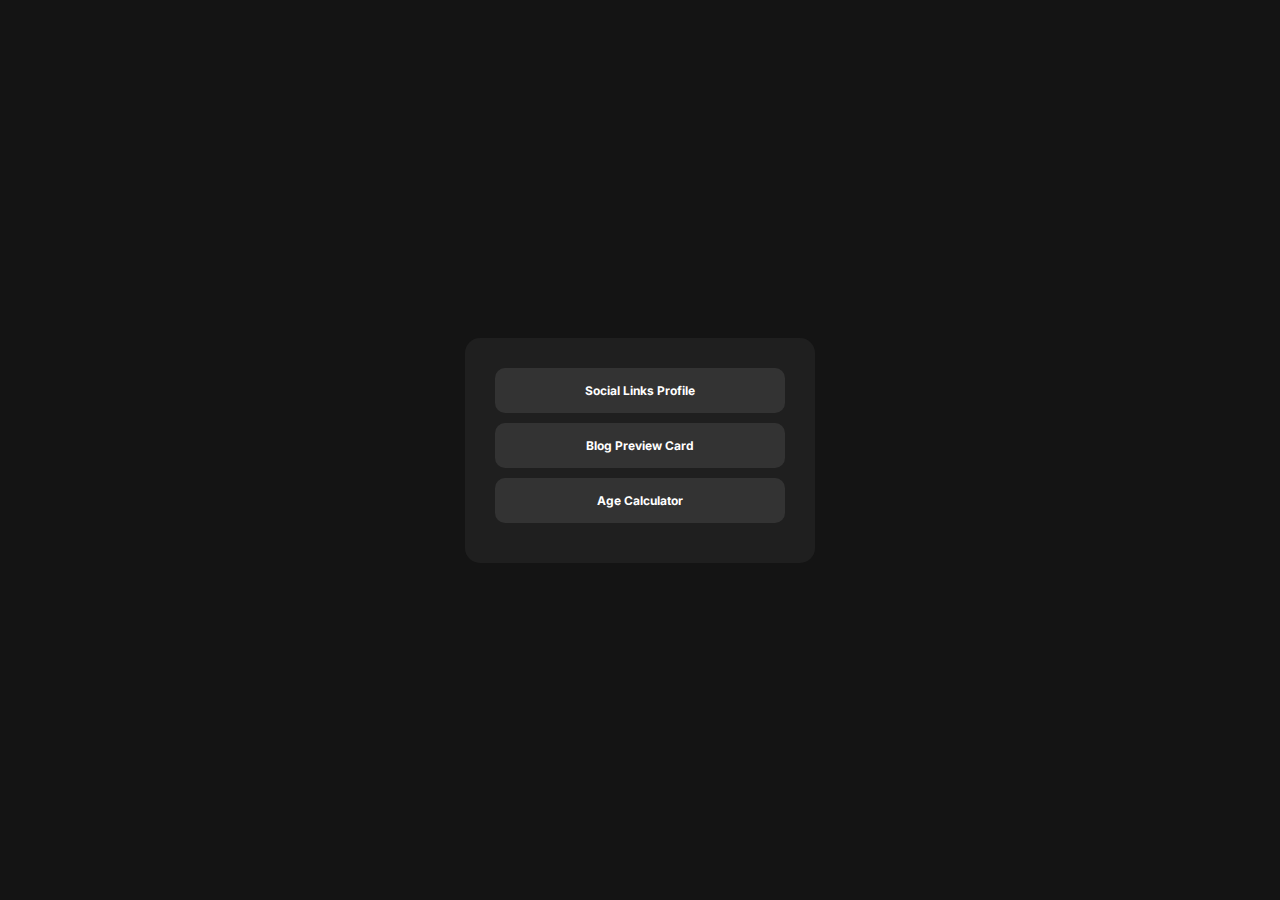
<file: index.html>
<!DOCTYPE html>
<html lang="en">
  <head>
    <meta charset="UTF-8" />
    <meta name="viewport" content="width=device-width, initial-scale=1.0" />

    <link
      rel="icon"
      type="image/png"
      sizes="32x32"
      href="./assets/images/favicon-32x32.png"
    />

    <title>Frontend Mentor | Social links profile</title>
    <link rel="stylesheet" href="./style.css" />
  </head>

  <body>
    <div class="body">
      <div class="links">
        <a href="social-links-profile-main/index.html">Social Links Profile</a>
        <a href="blog-preview-card-main/index.html">Blog Preview Card</a>
        <a href="age-calculator-app-main/index.html">Age Calculator</a>
      </div>
    </div>
  </body>
</html>
</file>
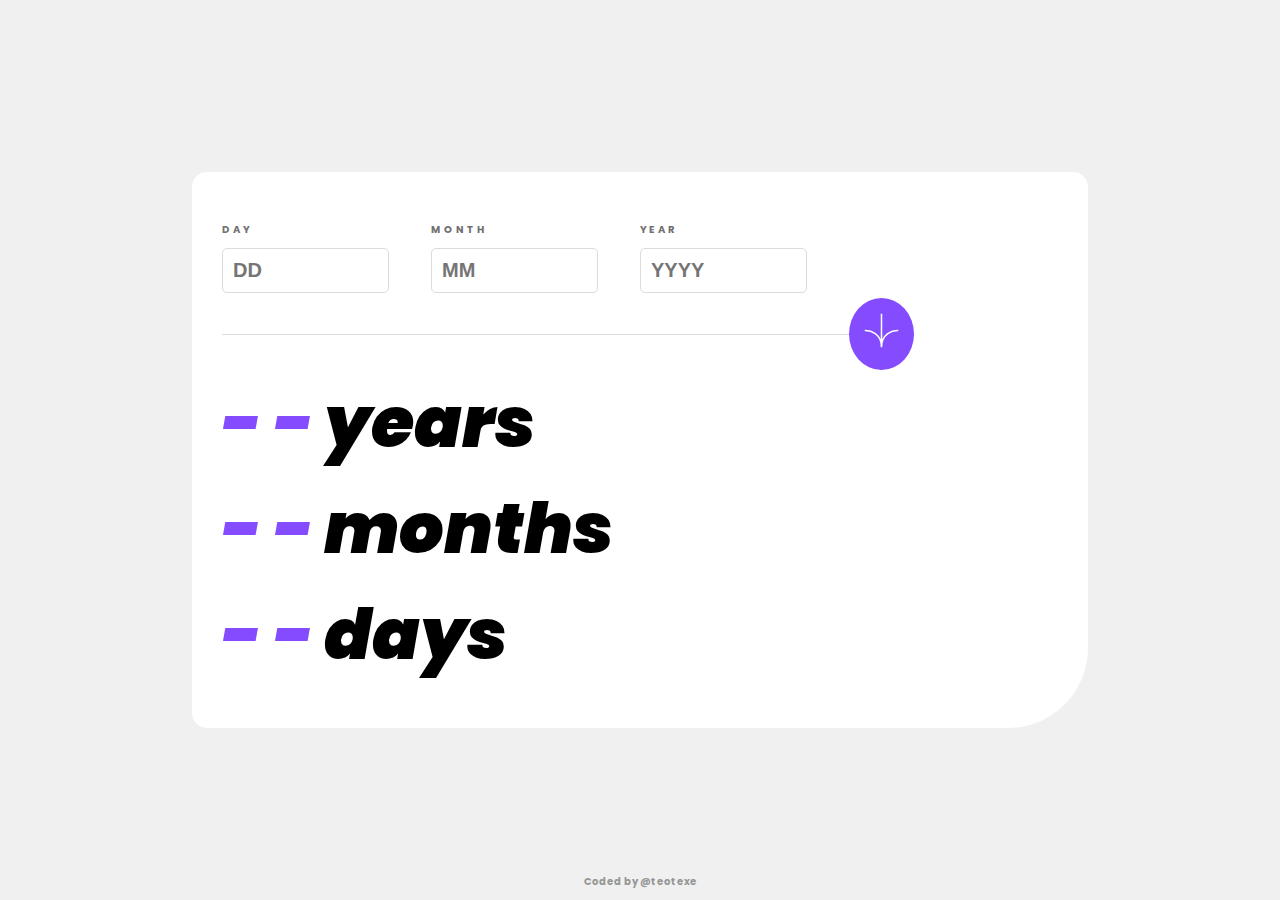
<file: age-calculator-app-main/index.html>
<!DOCTYPE html>
<html lang="en">
  <head>
    <meta charset="UTF-8" />
    <meta name="viewport" content="width=device-width, initial-scale=1.0" />
    <!-- displays site properly based on user's device -->

    <link rel="stylesheet" href="style.css" />
    <script src="script.js" defer></script>

    <title>Frontend Mentor | Age calculator app</title>
  </head>
  <body>
    <div class="calculator">
      <div class="input">
        <div class="input_container">
          <label for="day">DAY</label>
          <input type="number" id="day" placeholder="DD" />
        </div>
        <div class="input_container">
          <label for="month">MONTH</label>
          <input type="number" id="month" placeholder="MM" />
        </div>
        <div class="input_container">
          <label for="year">YEAR</label>
          <input type="number" id="year" placeholder="YYYY" />
        </div>
      </div>

      <div class="divider">
        <div class="line"></div>
        <div class="button" onclick="calculateAge()">
          <svg
            xmlns="http://www.w3.org/2000/svg"
            width="46"
            height="44"
            viewBox="0 0 46 44"
          >
            <g fill="none" stroke="#FFF" stroke-width="2">
              <path
                d="M1 22.019C8.333 21.686 23 25.616 23 44M23 44V0M45 22.019C37.667 21.686 23 25.616 23 44"
              />
            </g>
          </svg>
        </div>
      </div>

      <div class="age">
        <div class="ageval">
          <div class="number" id="years">- -</div>
          <div class="unit">years</div>
        </div>
        <div class="ageval">
          <div class="number" id="months">- -</div>
          <div class="unit">months</div>
        </div>
        <div class="ageval">
          <div class="number" id="days">- -</div>
          <div class="unit">days</div>
        </div>
      </div>
    </div>

    <div class="attribution">Coded by @teotexe</div>
  </body>
</html>
</file>
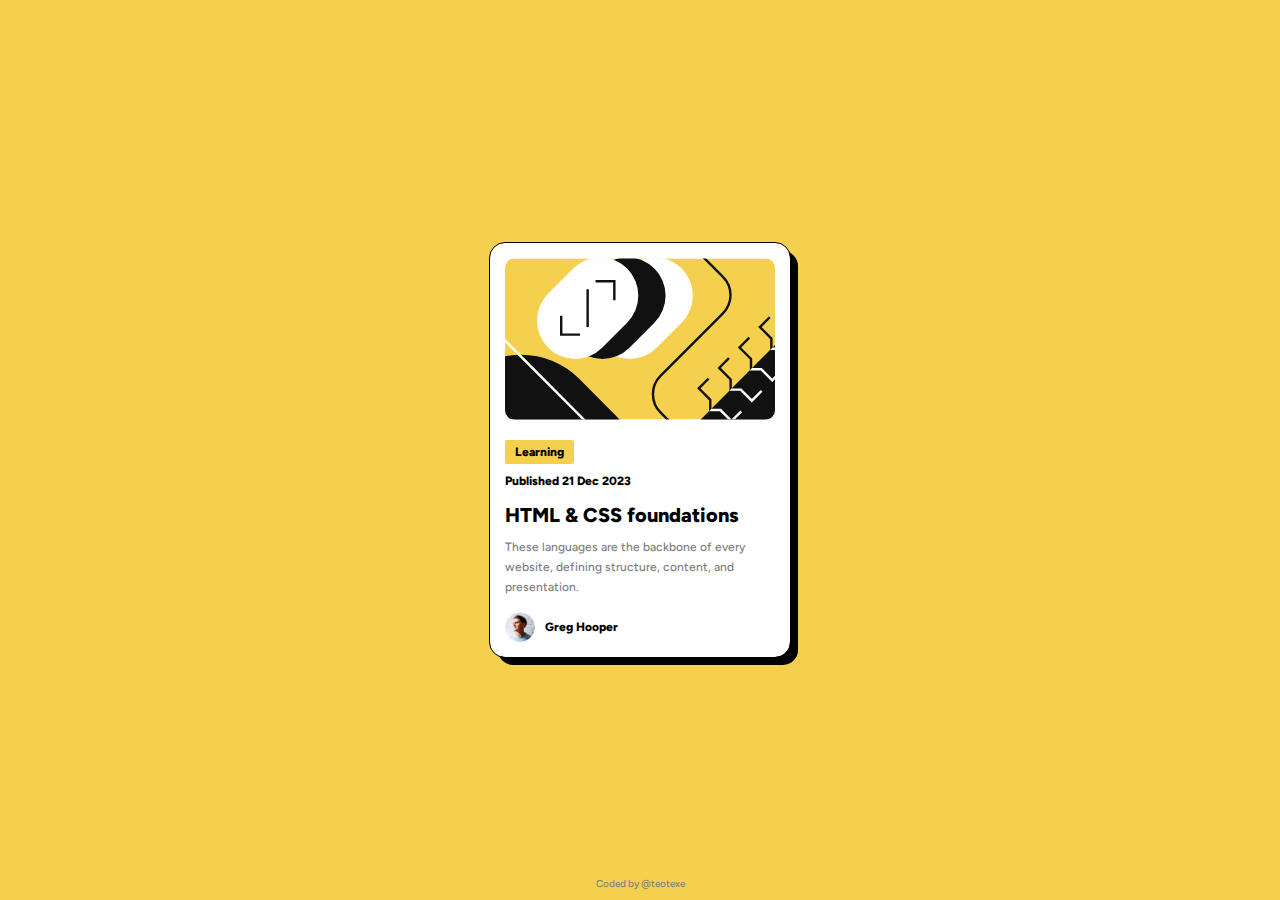
<file: blog-preview-card-main/index.html>
<!DOCTYPE html>
<html lang="en">
  <head>
    <meta charset="UTF-8" />
    <meta name="viewport" content="width=device-width, initial-scale=1.0" />
    <!-- displays site properly based on user's device -->

    <link rel="stylesheet" href="style.css" />

    <title>Frontend Mentor | Blog preview card</title>
  </head>
  <body>
    <div class="card">
      <image class="image" src="assets\images\illustration-article.svg" />

      <div class="category">Learning</div>

      <div class="date">Published 21 Dec 2023</div>

      <div class="title">HTML & CSS foundations</div>

      <div class="description">
        These languages are the backbone of every website, defining structure,
        content, and presentation.
      </div>

      <div class="author">
        <image class="author-image" src="assets\images\image-avatar.webp" />
        <div class="author-name">Greg Hooper</div>
      </div>
    </div>

    <div class="attribution">Coded by @teotexe</div>
  </body>
</html>
</file>
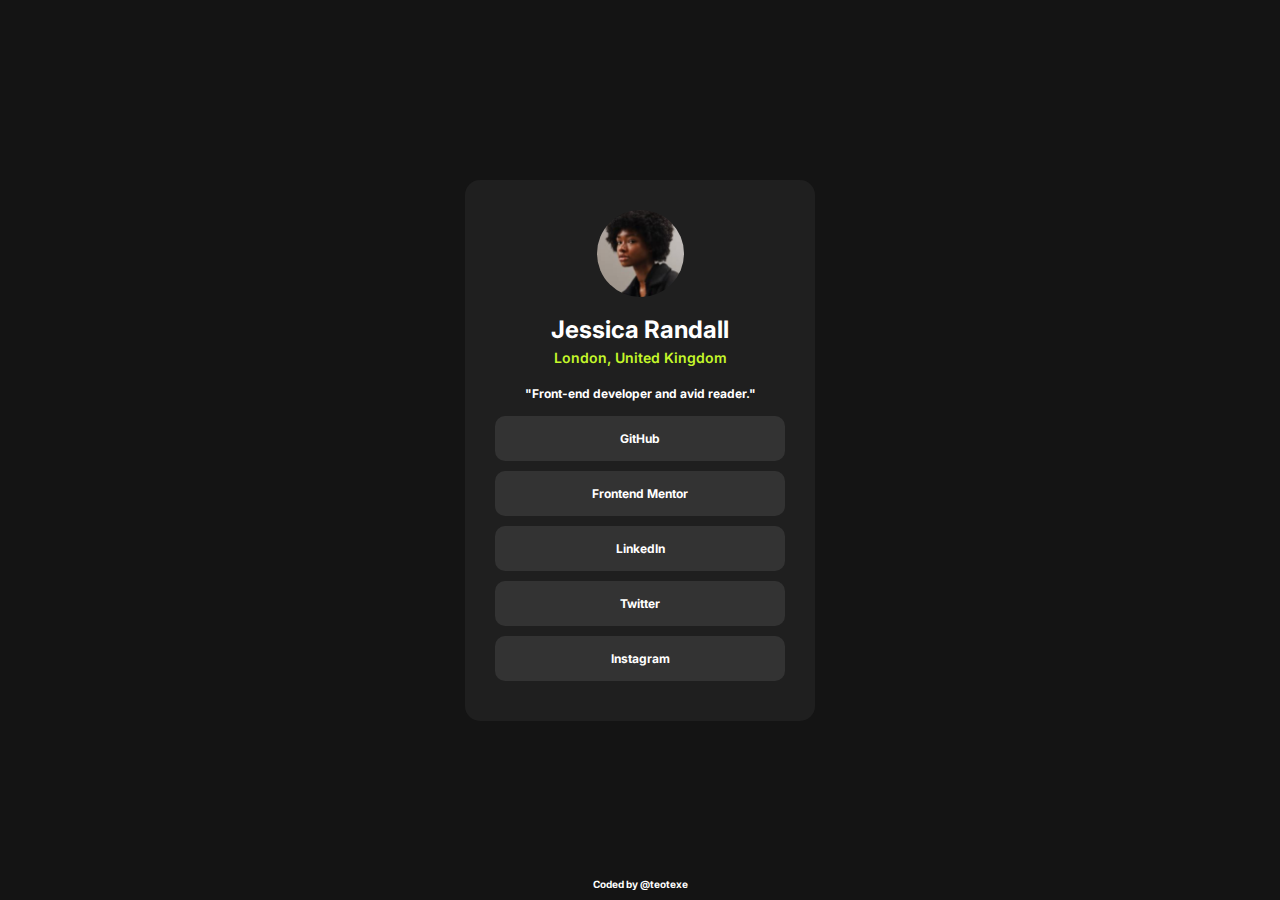
<file: social-links-profile-main/index.html>
<!DOCTYPE html>
<html lang="en">
  <head>
    <meta charset="UTF-8" />
    <meta name="viewport" content="width=device-width, initial-scale=1.0" />

    <link
      rel="icon"
      type="image/png"
      sizes="32x32"
      href="./assets/images/favicon-32x32.png"
    />

    <title>Frontend Mentor | Social links profile</title>
    <link rel="stylesheet" href="./style.css" />
  </head>

  <body>
    <div class="body">
      <img src="assets/images/avatar-jessica.jpeg" alt="DP" />
      <h1 class="header">Jessica Randall</h1>
      <h3 class="location">London, United Kingdom</h3>
      <p class="info">"Front-end developer and avid reader."</p>

      <div class="links">
        <a href="www.github.com" target="_blank">GitHub</a>
        <a href="www.github.com" target="_blank">Frontend Mentor</a>
        <a href="www.github.com" target="_blank">LinkedIn</a>
        <a href="www.github.com" target="_blank">Twitter</a>
        <a href="www.github.com" target="_blank">Instagram</a>
      </div>
    </div>

    <div class="attribution">Coded by @teotexe</div>
  </body>
</html>
</file>
<file: style.css>
@import url('https://fonts.googleapis.com/css2?family=Inter:wght@100..900&display=swap');
*{
    margin:0;
    padding: 0;
    box-sizing: border-box;
}
body{
    font-family: Inter;
    font-weight: 700;
    background-color: hsl(0, 0%, 8%);
    display: flex;
    flex-direction: column;
    justify-content: center;
    align-items: center;
    height: 100vh;
    text-align: center;
    font-size: 12px;
}

.body{
    background-color: hsl(0, 0%, 12%);
    color: hsl(0, 0%, 100%);
    width: 350px;
    padding: 30px;
    border-radius: 15px;
}

img{
    width: 30%;
    border-radius: 50%;
    margin-bottom: 15px;
}
.header{
    margin-bottom: 5px;

}
.location{
    color: hsl(75, 94%, 57%);
    font-weight: 600;
    margin-bottom: 20px;
    font: bold;
}
.info{
    /* font-weight: 400; */
    color: hsl(0, 0%, 100%);
    margin-bottom: 15px;

}

.links{
    display: flex;
    flex-direction: column;
}

a{
    color: white;
    text-decoration: none;
    border-radius: 10px;
    background-color: hsl(0, 0%, 20%);
    width: 100%;
    padding: 15px;
    margin-bottom: 10px;
    transition: 0.5s;
}
a:hover
{
    background-color: hsl(75, 94%, 57%);
    color: hsl(0, 0%, 8%);
}
</file>
<file: age-calculator-app-main/style.css>
@import url("https://fonts.googleapis.com/css2?family=Poppins:wght@400;700&display=swap");

* {
  box-sizing: border-box;
}

html,
body {
  font-family: "Poppins", sans-serif;
  height: 100%;
  margin: 0;
}

body {
  background-color: hsl(0, 0%, 94%);
  display: flex;
  flex-direction: column;
  align-items: center;
  justify-content: center;
}

.calculator {
  background-color: white;
  border-radius: 15px 15px 80px 15px;
  width: 70%;
  display: flex;
  flex-direction: column;
  justify-content: center;
}

.input {
  display: flex;
  flex-direction: row;
  margin: 30px;
  margin-top: 50px;
}

.input_container {
  display: flex;
  flex-direction: column;
  width: 25%;
}

.input_container label {
  color: hsl(0, 1%, 44%);
  font-size: 10px;
  font-weight: 700;
  letter-spacing: 3px;
}

.input_container input {
  color: black;
  border-radius: 5px;
  border: 1px solid hsl(0, 0%, 86%); /* Added border style */
  font-size: 20px;
  font-weight: 700;
  margin-top: 10px;
  padding: 10px;
  width: 80%;
}

.input_container input:focus {
  border-color: hsl(259, 100%, 65%);
  outline: none;
}

.divider {
  display: flex;
  flex-direction: row;
  align-items: center;
  margin-top: -25px;
}

.line {
  background-color: hsl(0, 0%, 86%);
  height: 1px;
  width: 70%;
  margin-left: 30px;
}

.button {
  background-color: hsl(259, 100%, 65%);
  border-radius: 50%;
  color: white;
  padding: 15px;
  font-weight: 700;
  text-align: center;
}

.button svg {
  height: 35px;
  width: 35px;
}

.age {
  display: flex;
  flex-direction: column;
  margin-left: 30px;
  margin-bottom: 40px;
}

.ageval {
  display: flex;
  flex-direction: row;
  align-items: center;
}

.number {
  color: hsl(259, 100%, 65%);
  font-size: 70px;
  font-weight: 900;
  font-style: italic;
}

.unit {
  color: black;
  font-size: 70px;
  font-weight: 900;
  margin-left: 10px;
  font-style: italic;
}

.attribution {
  color: hsl(0, 0%, 59%);
  font-size: 10px;
  font-weight: 700;
  position: absolute;
  bottom: 10px;
}

@media (max-width: 800px) {
  .calculator {
    width: 90%;
  }

  .input_container {
    align-items: center;
  }

  .input_container {
    display: flex;
    flex-direction: column;
    width: 100%;
  }

  .divider {
    flex-direction: column;
    align-items: center;
    margin-top: 0;
  }

  .line {
    width: 90%;
    margin-top: 30px;
    margin-left: 0;
  }

  .button {
    margin-top: -35px;
  }

  .unit {
    color: black;
    font-size: 60px;
    font-weight: 900;
    margin-left: 10px;
    font-style: italic;
  }
}
</file>
<file: blog-preview-card-main/style.css>
@import url("https://fonts.googleapis.com/css2?family=Figtree:wght@400;700&display=swap");

* {
  box-sizing: border-box;
}

html,
body {
  font-family: "Figtree", sans-serif;
  height: 100%;
  margin: 0;
}

body {
  background-color: hsl(47, 88%, 63%);
  display: flex;
  flex-direction: column;
  align-items: center;
  justify-content: center;
}

.card {
  background-color: white;
  border-radius: 15px;
  box-shadow: 8px 8px black;
  outline: black solid 1px;
  justify-content: center;
  display: flex;
  flex-direction: column;
  padding: 15px;
  max-width: 300px;
}

.image {
  border-radius: 10px;
  width: 100%;
}

.category {
  display: inline-block;
  max-width: fit-content;
  background-color: hsl(47, 88%, 63%);
  border-radius: 2px;
  color: black;
  font-size: 12px;
  font-weight: 800;
  margin-top: 20px;
  padding-inline: 10px;
  padding-block: 5px;
}

.date {
  color: black;
  font-size: 12px;
  font-weight: 800;
  margin-top: 10px;
}

.title {
  color: black;
  font-size: 20px;
  font-weight: 800;
  margin-top: 15px;
}

.description {
  color: hsl(0, 0%, 50%);
  font-size: 12px;
  line-height: 20px;
  margin-top: 10px;
  font-weight: 500;
}

.author {
  display: flex;
  align-items: center;
  margin-top: 15px;
}

.author-image {
  border-radius: 50%;
  width: 30px;
}

.author-name {
  color: black;
  font-size: 12px;
  font-weight: 800;
  margin-left: 10px;
}

.attribution {
  position: absolute;
  bottom: 10px;
  color: hsl(0, 0%, 50%);
  font-size: 10px;
  font-weight: 500;
}
</file>
<file: social-links-profile-main/style.css>
@import url("https://fonts.googleapis.com/css2?family=Inter:wght@100..900&display=swap");
* {
  margin: 0;
  padding: 0;
  box-sizing: border-box;
}
body {
  font-family: Inter;
  font-weight: 700;
  background-color: hsl(0, 0%, 8%);
  display: flex;
  flex-direction: column;
  justify-content: center;
  align-items: center;
  height: 100vh;
  text-align: center;
  font-size: 12px;
}

.body {
  background-color: hsl(0, 0%, 12%);
  color: hsl(0, 0%, 100%);
  width: 350px;
  padding: 30px;
  border-radius: 15px;
}

img {
  width: 30%;
  border-radius: 50%;
  margin-bottom: 15px;
}
.header {
  margin-bottom: 5px;
}
.location {
  color: hsl(75, 94%, 57%);
  font-weight: 600;
  margin-bottom: 20px;
  font: bold;
}
.info {
  /* font-weight: 400; */
  color: hsl(0, 0%, 100%);
  margin-bottom: 15px;
}

.links {
  display: flex;
  flex-direction: column;
}

a {
  color: white;
  text-decoration: none;
  border-radius: 10px;
  background-color: hsl(0, 0%, 20%);
  width: 100%;
  padding: 15px;
  margin-bottom: 10px;
  transition: 0.5s;
}
a:hover {
  background-color: hsl(75, 94%, 57%);
  color: hsl(0, 0%, 8%);
}

.attribution {
  color: hsl(0, 0%, 100%);
  font-size: 10px;
  margin-top: 20px;
  position: absolute;
  bottom: 10px;
}
</file>
